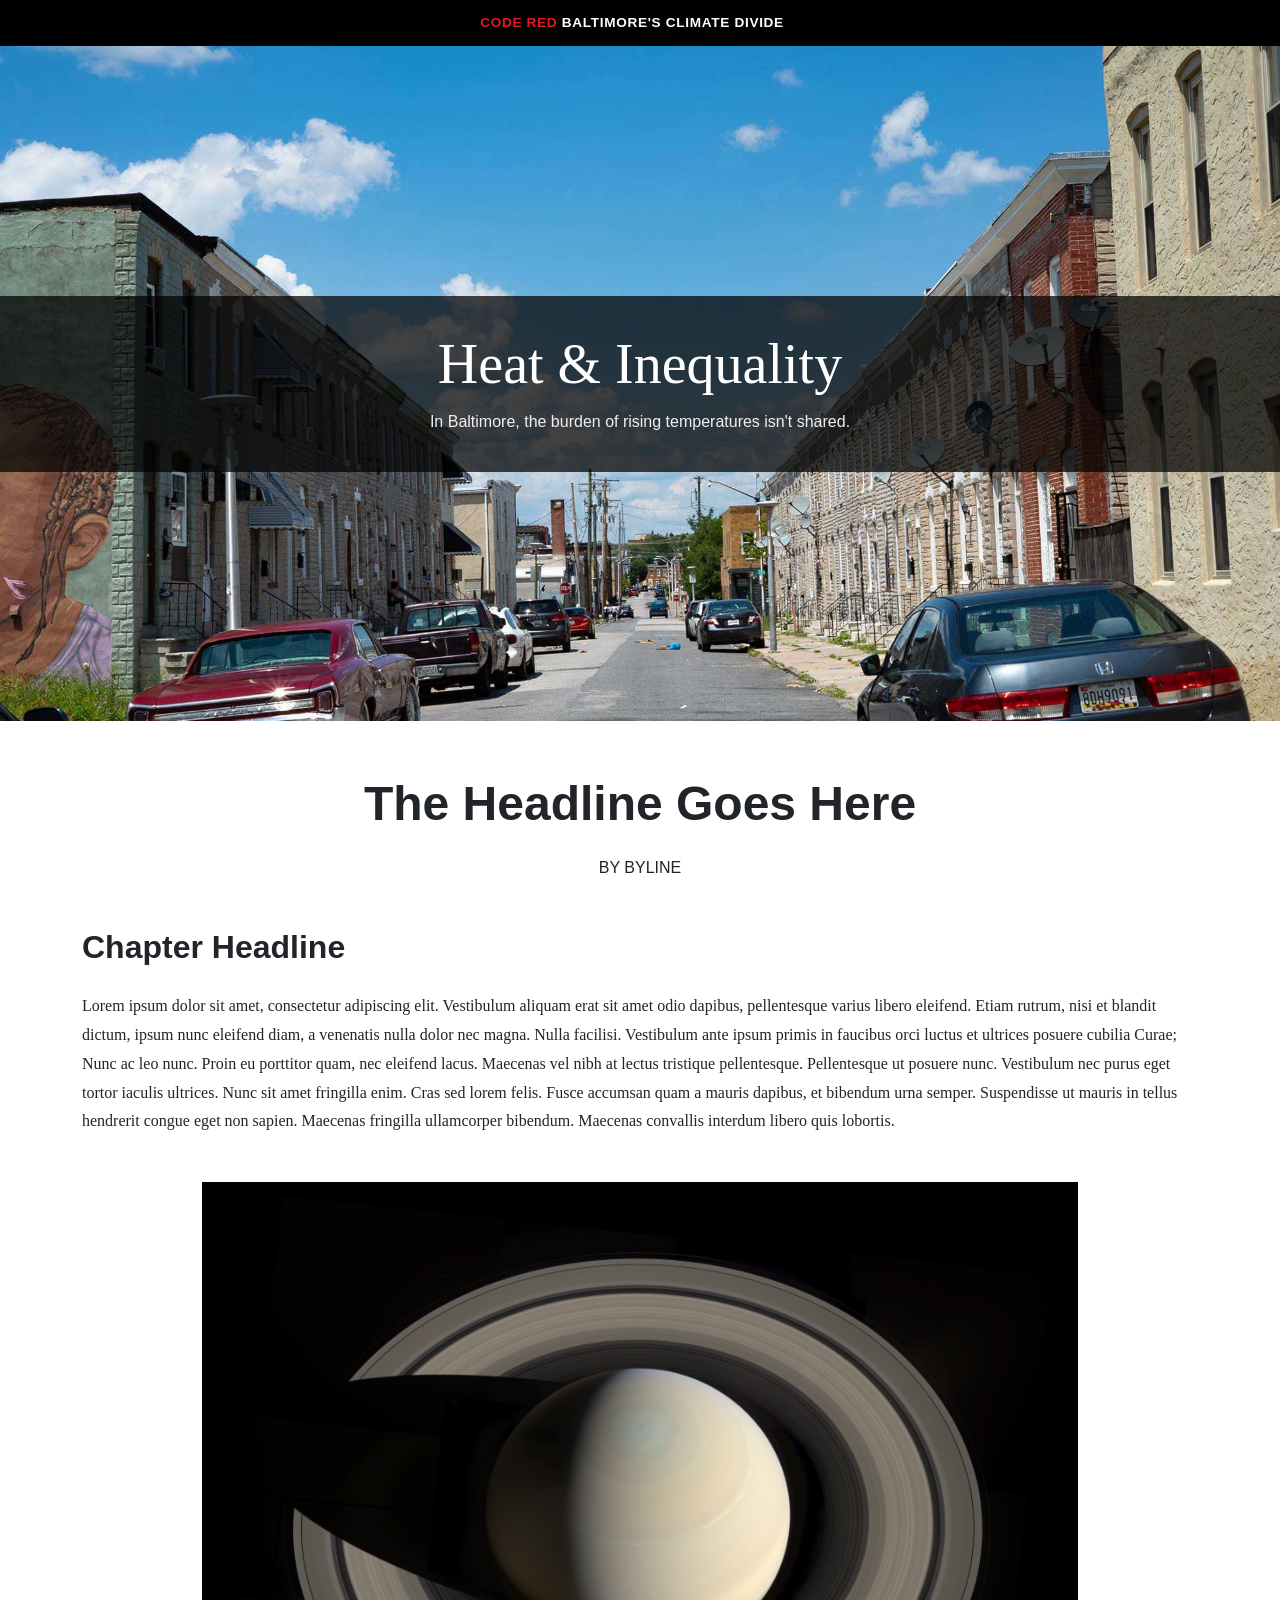
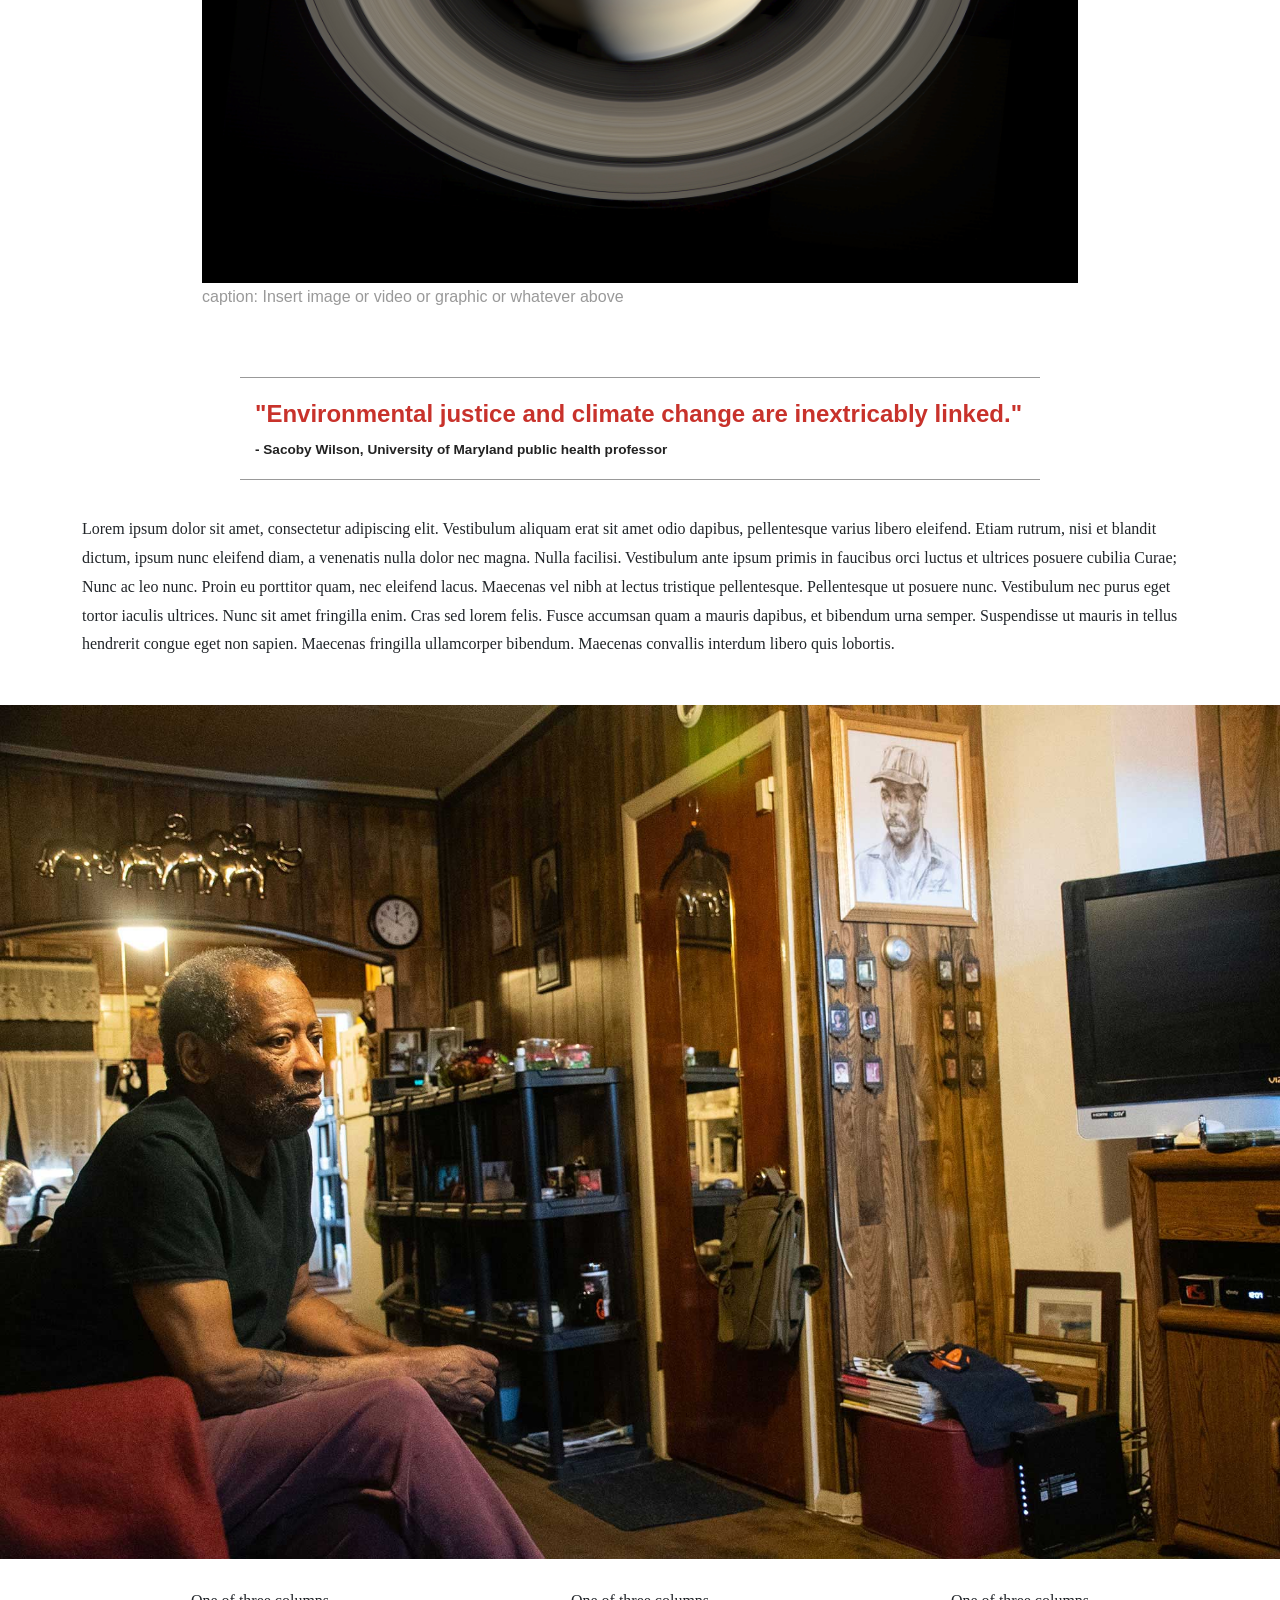
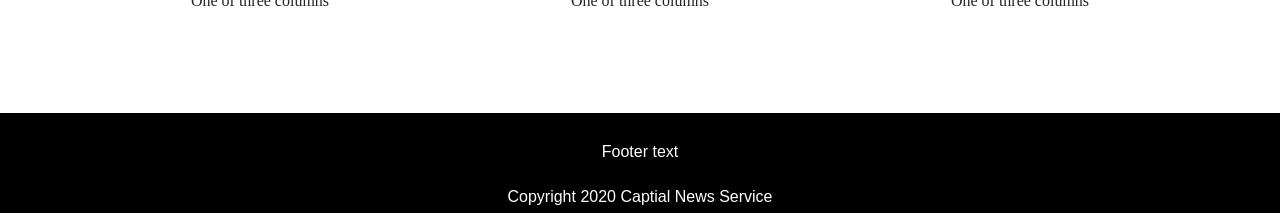
<file: extra-credit/index.html>
<!doctype html>

<html lang="en">
<head>
  <meta charset="utf-8">
  <meta name="viewport" content="width=device-width, initial-scale=1, shrink-to-fit=no">

  <title>Adam Marton</title>
  <meta name="description" content="Merrill College of Journalism, UMD">
  <meta name="author" content="Adam Marton">

  <link href="https://cdn.jsdelivr.net/npm/bootstrap@5.3.3/dist/css/bootstrap.min.css" rel="stylesheet" integrity="sha384-QWTKZyjpPEjISv5WaRU9OFeRpok6YctnYmDr5pNlyT2bRjXh0JMhjY6hW+ALEwIH" crossorigin="anonymous">

  <script src="https://cdn.jsdelivr.net/npm/bootstrap@5.3.3/dist/js/bootstrap.bundle.min.js" integrity="sha384-YvpcrYf0tY3lHB60NNkmXc5s9fDVZLESaAA55NDzOxhy9GkcIdslK1eN7N6jIeHz" crossorigin="anonymous"></script>

  <link rel="stylesheet" href="https://cdn.jsdelivr.net/npm/bootstrap-icons@1.11.1/font/bootstrap-icons.css">

  <!-- Load our CSS -->
  <link rel="stylesheet" href="style.css">

</head>
<body>

  <!-- 1. Modified Bootstrap Navbar -->
  <nav class="navbar navbar-dark bg-dark">
    <div class="container-fluid justify-content-center">
      <span class="navbar-brand mb-0">
        <span class="nav-red">CODE RED</span> BALTIMORE'S CLIMATE DIVIDE
      </span>
    </div>
  </nav>

  <!-- 2. Topper / Splash Area -->
  <header class="hero-topper">
    <div class="hero-overlay">
      <h1 class="hero-title">Heat & Inequality</h1>
      <p class="hero-subtitle">In Baltimore, the burden of rising temperatures isn't shared.</p>
    </div>
  </header>

  <!-- Start container -->
  <div class="container">

    <p class="text-center hed">The Headline Goes Here</p>
    <p class="text-center byline">By Byline</p>

    <!-- Start chapter -->
    <div class="row">
      <p class="chapter-head">Chapter Headline</p>

      <p>Lorem ipsum dolor sit amet, consectetur adipiscing elit. Vestibulum aliquam erat sit amet odio dapibus, pellentesque varius libero eleifend. Etiam rutrum, nisi et blandit dictum, ipsum nunc eleifend diam, a venenatis nulla dolor nec magna. Nulla facilisi. Vestibulum ante ipsum primis in faucibus orci luctus et ultrices posuere cubilia Curae; Nunc ac leo nunc. Proin eu porttitor quam, nec eleifend lacus. Maecenas vel nibh at lectus tristique pellentesque. Pellentesque ut posuere nunc. Vestibulum nec purus eget tortor iaculis ultrices. Nunc sit amet fringilla enim. Cras sed lorem felis. Fusce accumsan quam a mauris dapibus, et bibendum urna semper. Suspendisse ut mauris in tellus hendrerit congue eget non sapien. Maecenas fringilla ullamcorper bibendum. Maecenas convallis interdum libero quis lobortis.</p>

      <!-- Image video or graphic block with caption -->
      <img src="images/space2.jpg" class="stack-image" alt="Space">
      <p class="caption">caption: Insert image or video or graphic or whatever above</p>
      <!-- /End -->

      <!-- 4. Pull Quote -->
      <blockquote class="pull-quote">
        <p class="quote-text">"Environmental justice and climate change are inextricably linked."</p>
        <p class="quote-attribution">- Sacoby Wilson, University of Maryland public health professor</p>
      </blockquote>

      <p>Lorem ipsum dolor sit amet, consectetur adipiscing elit. Vestibulum aliquam erat sit amet odio dapibus, pellentesque varius libero eleifend. Etiam rutrum, nisi et blandit dictum, ipsum nunc eleifend diam, a venenatis nulla dolor nec magna. Nulla facilisi. Vestibulum ante ipsum primis in faucibus orci luctus et ultrices posuere cubilia Curae; Nunc ac leo nunc. Proin eu porttitor quam, nec eleifend lacus. Maecenas vel nibh at lectus tristique pellentesque. Pellentesque ut posuere nunc. Vestibulum nec purus eget tortor iaculis ultrices. Nunc sit amet fringilla enim. Cras sed lorem felis. Fusce accumsan quam a mauris dapibus, et bibendum urna semper. Suspendisse ut mauris in tellus hendrerit congue eget non sapien. Maecenas fringilla ullamcorper bibendum. Maecenas convallis interdum libero quis lobortis.</p>

    </div>
    <!-- End chapter -->

  </div>
  <!-- //End first container so the image can span full screen width -->

  <!-- 3. Full-width SolomonSimmons.jpg -->
  <div class="full-width-image">
    <img src="images/SolomonSimmons.jpg" alt="Solomon Simmons">
  </div>

  <!-- Resume container for remaining content -->
  <div class="container">

    <!-- This is a row split into three columns for use when needed -->
    <!-- Easily change columns using bootstrap grid system https://getbootstrap.com/docs/4.0/layout/grid/ -->
    <div class="row">
      <div class="col-sm">
        One of three columns
      </div>
      <div class="col-sm">
        One of three columns
      </div>
      <div class="col-sm">
        One of three columns
      </div>
    </div>

  </div>
  <!-- //End container -->


  <!-- Footer -->
  <div class="footer">
    <p class="text-center">Footer text</p>
    <p class="text-center">Copyright 2020 Captial News Service</p>
  </div>
  <!-- //End footer -->


  <!-- Optional JavaScript -->
  <!-- jQuery first, then Popper.js, then Bootstrap JS -->
  <script src="https://code.jquery.com/jquery-1.10.2.js"></script>
  <script src="https://cdnjs.cloudflare.com/ajax/libs/popper.js/1.14.0/umd/popper.min.js" integrity="sha384-cs/chFZiN24E4KMATLdqdvsezGxaGsi4hLGOzlXwp5UZB1LY//20VyM2taTB4QvJ" crossorigin="anonymous"></script>
  <script src="https://stackpath.bootstrapcdn.com/bootstrap/4.1.0/js/bootstrap.min.js" integrity="sha384-uefMccjFJAIv6A+rW+L4AHf99KvxDjWSu1z9VI8SKNVmz4sk7buKt/6v9KI65qnm" crossorigin="anonymous"></script>
</body>
</html>
</file>
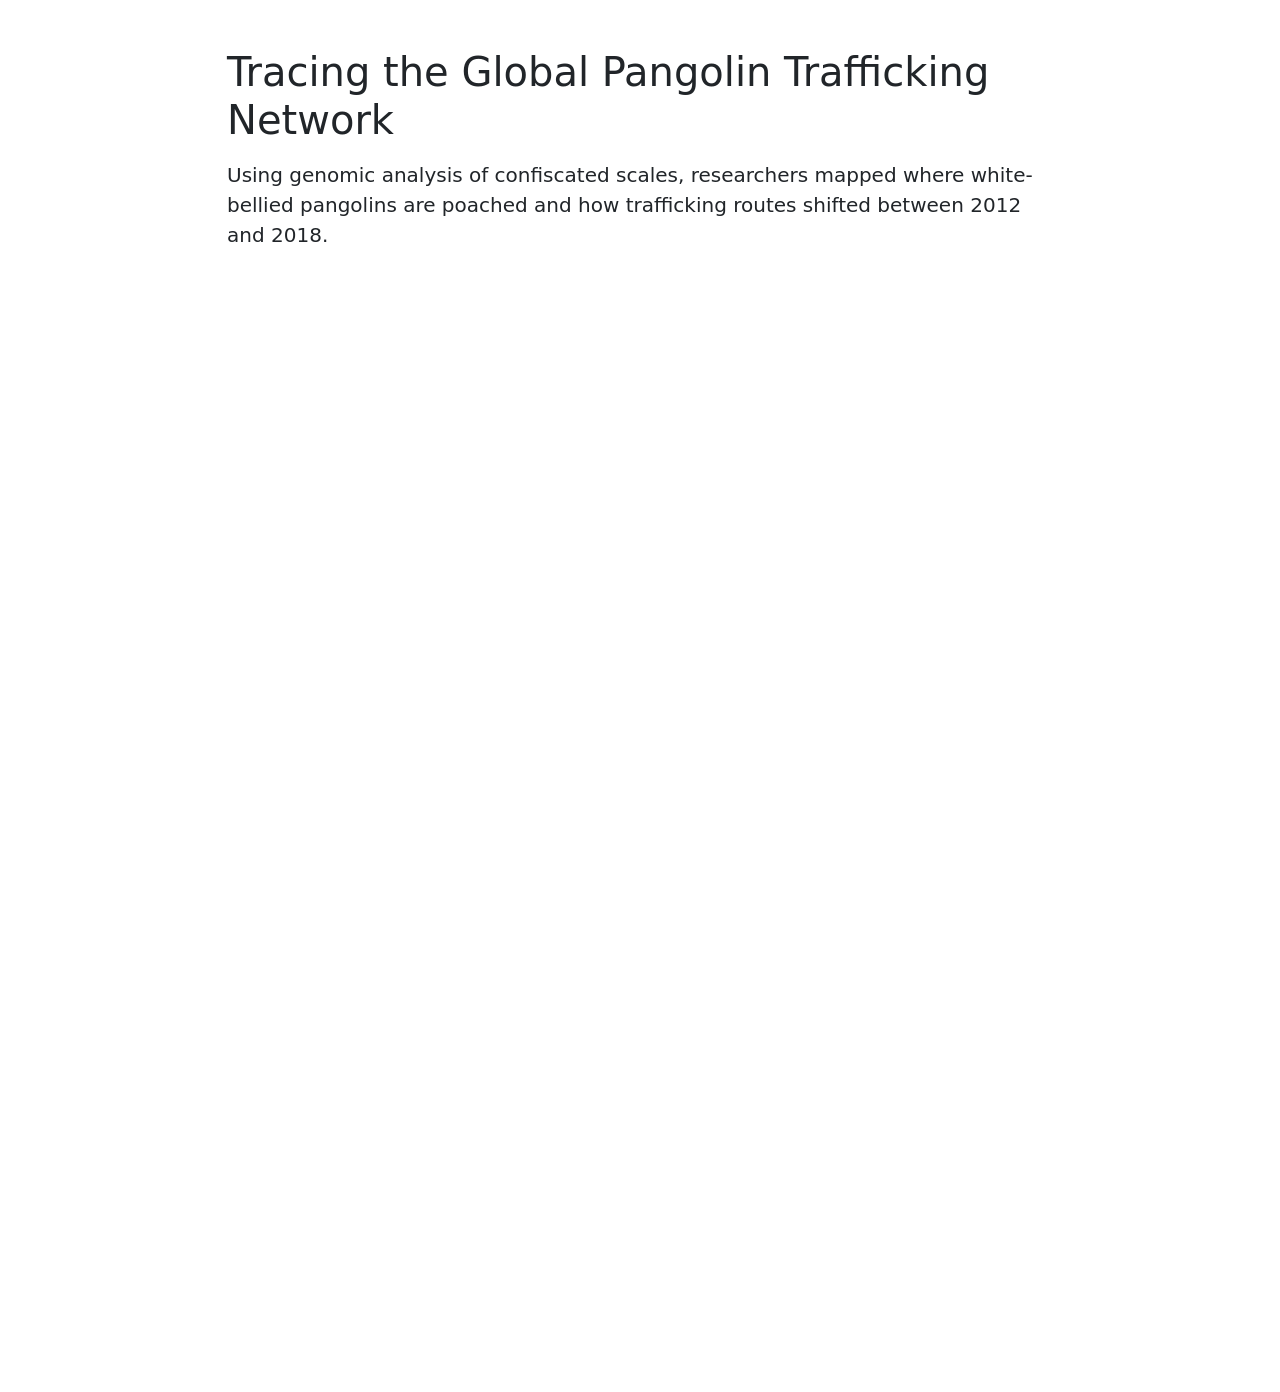
<file: pangolin-graphics/index.html>
<!DOCTYPE html>
<html lang="en">
<head>
  <meta charset="UTF-8">
  <meta name="viewport" content="width=device-width, initial-scale=1.0">
  <title>Pangolin Poaching & Trafficking Data Visualization</title>
  <link href="https://cdn.jsdelivr.net/npm/bootstrap@5.3.3/dist/css/bootstrap.min.css" rel="stylesheet">
</head>
<body>
  <div class="container my-5" style="max-width: 850px;">
    <h1 class="mb-3">Tracing the Global Pangolin Trafficking Network</h1>
    <p class="lead mb-5">Using genomic analysis of confiscated scales, researchers mapped where white-bellied pangolins are poached and how trafficking routes shifted between 2012 and 2018.</p>

    <!-- Graphic 1: Map -->
    <section class="mb-5">
      <iframe title="DNA Tracing Pinpoints Central Africa as the Epicenter of Pangolin Poaching" aria-label="Symbol map" id="datawrapper-chart-DuEUq" src="https://datawrapper.dwcdn.net/DuEUq/1/" scrolling="no" frameborder="0" style="width: 0; min-width: 100% !important; border: none;" height="486" data-external="1"></iframe><script type="text/javascript">(function(){function e(){window.addEventListener(`message`,function(e){if(e.data[`datawrapper-height`]!==void 0){var t=document.querySelectorAll(`iframe`);for(var n in e.data[`datawrapper-height`])for(var r=0,i;i=t[r];r++)if(i.contentWindow===e.source){var a=e.data[`datawrapper-height`][n]+`px`;i.style.height=a}}})}e()})();</script>
    </section>

    <!-- Graphic 2: Stacked Column Chart -->
    <section class="mb-5">
      <iframe title="Hong Kong Seizures of Trafficked Pangolin Scales Surged in 2017–2018" aria-label="Stacked column chart" id="datawrapper-chart-gnS6m" src="https://datawrapper.dwcdn.net/gnS6m/1/" scrolling="no" frameborder="0" style="width: 0; min-width: 100% !important; border: none;" height="498" data-external="1"></iframe><script type="text/javascript">(function(){function e(){window.addEventListener(`message`,function(e){if(e.data[`datawrapper-height`]!==void 0){var t=document.querySelectorAll(`iframe`);for(var n in e.data[`datawrapper-height`])for(var r=0,i;i=t[r];r++)if(i.contentWindow===e.source){var a=e.data[`datawrapper-height`][n]+`px`;i.style.height=a}}})}e()})();</script>
    </section>
  </div>
</body>
</html>
</file>
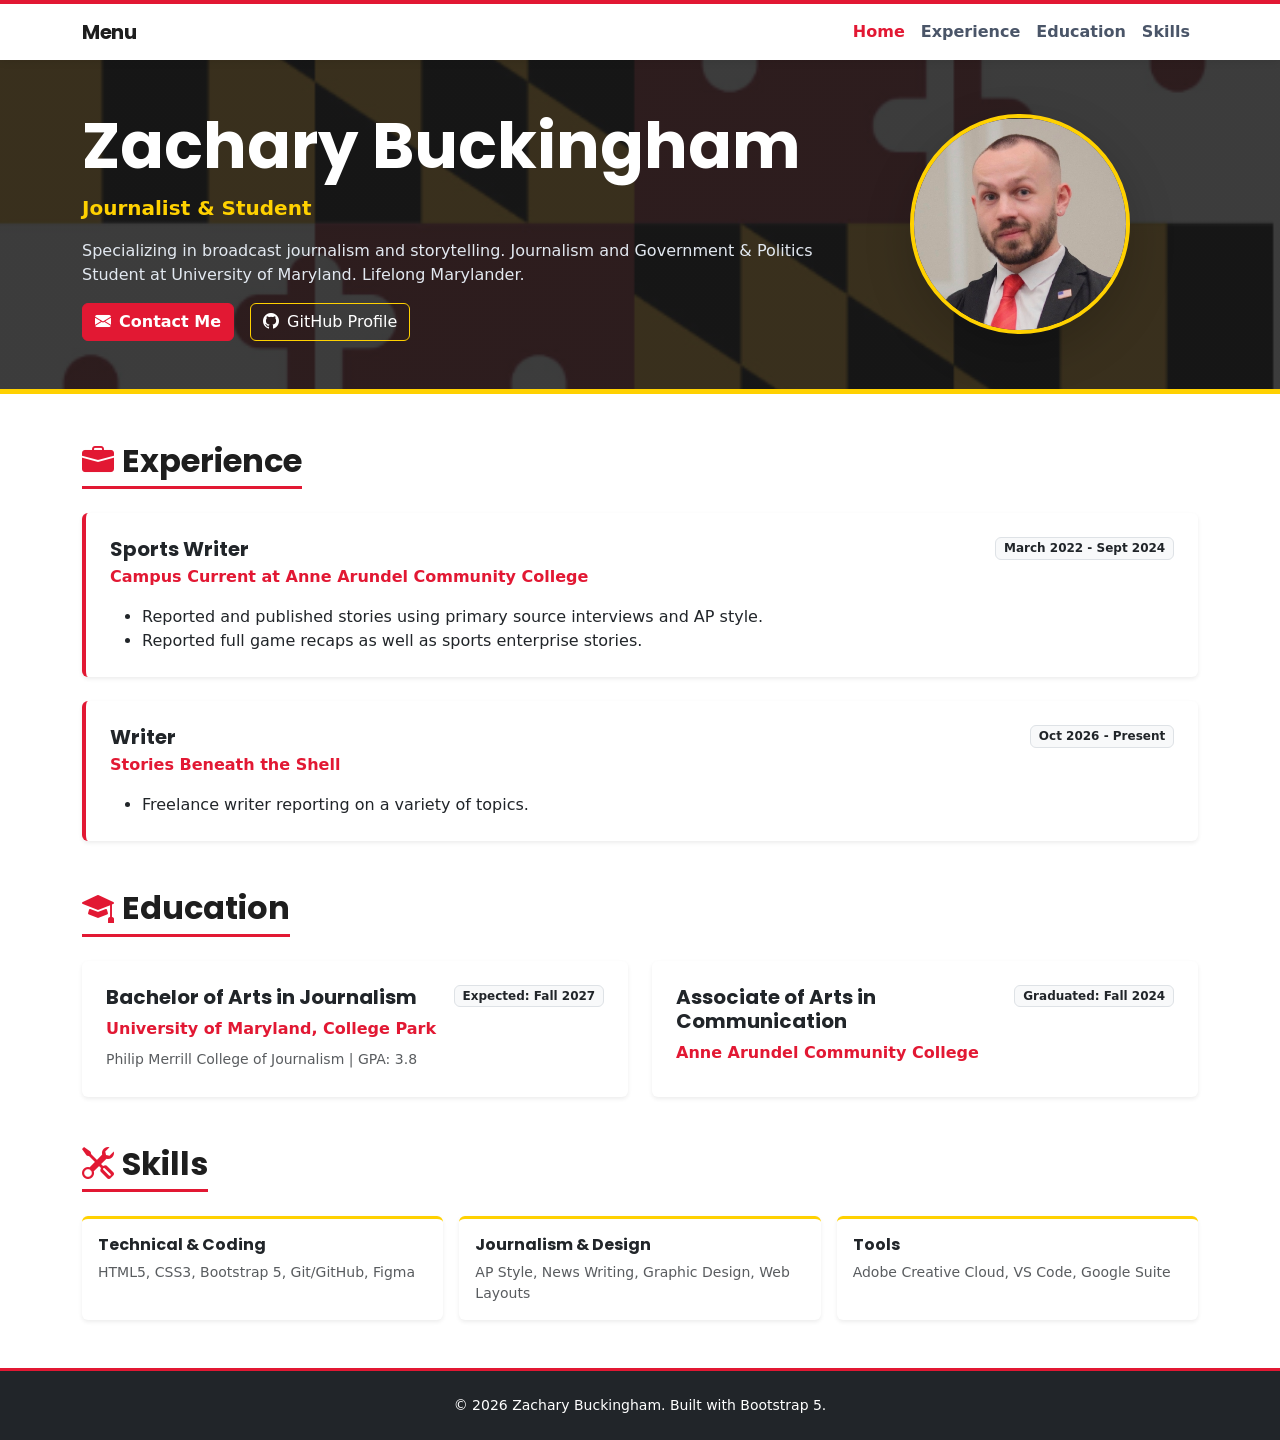
<file: Resume final project/index.html>
<!DOCTYPE html>
<html lang="en">
<head>
    <link rel="stylesheet" href="style.css">
    
  <meta charset="UTF-8">
  <meta name="viewport" content="width=device-width, initial-scale=1.0">
  <title>Zachary Buckingham</title>

  <!-- Google Fonts (Poppins & Inter) -->
  <link rel="preconnect" href="https://fonts.googleapis.com">
  <link rel="preconnect" href="https://fonts.gstatic.com" crossorigin>
  <link href="https://fonts.googleapis.com/css2?family=Inter:wght@300;400;600&family=Poppins:wght@600;700&display=swap" rel="stylesheet">

  <!-- Bootstrap 5 CSS -->
  <link href="https://cdn.jsdelivr.net/npm/bootstrap@5.3.2/dist/css/bootstrap.min.css" rel="stylesheet">

  <!-- Bootstrap Icons  -->
  <link rel="stylesheet" href="https://cdn.jsdelivr.net/npm/bootstrap-icons@1.11.1/font/bootstrap-icons.css">

  <!-- Custom Styles -->
  <link rel="stylesheet" href="style.css">
</head>

<body>

  <!-- Navigation Menu -->
  <nav class="navbar navbar-expand-lg sticky-top custom-navbar">
    <div class="container">
      <a class="navbar-brand fw-bold" href="#">Menu</a>
      <button class="navbar-toggler" type="button" data-bs-toggle="collapse" data-bs-target="#navbarNav" aria-controls="navbarNav" aria-expanded="false" aria-label="Toggle navigation">
        <span class="navbar-toggler-icon"></span>
      </button>
      <div class="collapse navbar-collapse justify-content-end" id="navbarNav">
        <ul class="navbar-nav">
          <li class="nav-item">
            <a class="nav-link active" href="#topper">Home</a>
          </li>
          <li class="nav-item">
            <a class="nav-link" href="#experience">Experience</a>
          </li>
          <li class="nav-item">
            <a class="nav-link" href="#education">Education</a>
          </li>
          <li class="nav-item">
            <a class="nav-link" href="#skills">Skills</a>
          </li>
        </ul>
      </div>
    </div>
  </nav>

  <!-- Page Topper Header -->
<header id="topper" class="hero-section py-5 text-center text-md-start">
  <div class="container">
    <div class="row align-items-center">
      
      <!-- Text Content (Left Side on Desktop) -->
      <div class="col-md-7 col-lg-8 mb-4 mb-md-0">
        <h1 class="display-3 fw-bold mb-2">Zachary Buckingham</h1>
        <p class="lead hero-title mb-3">Journalist &amp; Student</p>
        <p class="text-muted">Specializing in broadcast journalism and storytelling. Journalism and Government & Politics Student at University of Maryland. Lifelong Marylander. </p>
        <div class="d-flex gap-3 justify-content-center justify-content-md-start">
          <a href="mailto:contact.zbuckingham@gmail.com" class="btn btn-primary"><i class="bi bi-envelope-fill me-2"></i>Contact Me</a>
          <a href="https://github.com/zeb0719" target="_blank" class="btn btn-outline-dark"><i class="bi bi-github me-2"></i>GitHub Profile</a>
        </div>
      </div>

      <!-- Headshot Image (Right Side on Desktop) -->
      <div class="col-md-5 col-lg-4 text-center">
        <img src="headshot.jpg" alt="Headshot of Your Name" class="img-fluid rounded-circle profile-img shadow-lg">
      </div>

    </div>
  </div>
</header>

  <!-- Main Content Container -->
  <main class="container my-5">
    
    <!-- Experience Section -->
    <section id="experience" class="mb-5">
      <h2 class="section-title mb-4"><i class="bi bi-briefcase-fill me-2"></i>Experience</h2>
      <div class="row g-4">
        
        <!-- Job 1 -->
        <div class="col-12">
          <div class="card experience-card border-0 shadow-sm p-4">
            <div class="d-flex justify-content-between align-items-start flex-wrap">
              <div>
                <h3 class="h5 mb-1 fw-bold">Sports Writer</h3>
                <p class="text-primary mb-2">Campus Current at Anne Arundel Community College</p>
              </div>
              <span class="badge bg-light text-dark border">March 2022 - Sept 2024</span>
            </div>
            <ul class="mt-2 mb-0">
              <li>Reported and published stories using primary source interviews and AP style.</style></li>
              <li>Reported full game recaps as well as sports enterprise stories.</li>
            </ul>
          </div>
        </div>

        <!-- Job 2 -->
        <div class="col-12">
          <div class="card experience-card border-0 shadow-sm p-4">
            <div class="d-flex justify-content-between align-items-start flex-wrap">
              <div>
                <h3 class="h5 mb-1 fw-bold">Writer</h3>
                <p class="text-primary mb-2">Stories Beneath the Shell</p>
              </div>
              <span class="badge bg-light text-dark border">Oct 2026 - Present </span>
            </div>
            <ul class="mt-2 mb-0">
              <li>Freelance writer reporting on a variety of topics.</li>
              
            </ul>
          </div>
        </div>

      </div>
    </section>

    <!-- Education Section -->
    <!-- Education Section -->
<section id="education" class="mb-5">
  <h2 class="section-title mb-4"><i class="bi bi-mortarboard-fill me-2"></i>Education</h2>
  <div class="row g-4">
    
    <!-- Education Block 1 -->
    <div class="col-md-6">
      <div class="card education-card h-100 border-0 shadow-sm p-4">
        <div class="d-flex justify-content-between align-items-start mb-2">
          <h3 class="h5 mb-0 fw-bold">Bachelor of Arts in Journalism</h3>
          <span class="badge bg-light text-dark border ms-2">Expected: Fall 2027</span>
        </div>
        <p class="text-primary mb-2">University of Maryland, College Park</p>
        <p class="text-muted small mb-0">Philip Merrill College of Journalism | GPA: 3.8</p>
      </div>
    </div>

    <!-- Education Block 2 -->
    <div class="col-md-6">
      <div class="card education-card h-100 border-0 shadow-sm p-4">
        <div class="d-flex justify-content-between align-items-start mb-2">
          <h3 class="h5 mb-0 fw-bold">Associate of Arts in Communication</h3>
          <span class="badge bg-light text-dark border ms-2">Graduated: Fall 2024</span>
        </div>
        <p class="text-primary mb-2">Anne Arundel Community College</p>
        <p class="text-muted small mb-0"></p>
      </div>
    </div>

  </div>
</section>

    <!-- Skills Section -->
    <section id="skills" class="mb-5">
      <h2 class="section-title mb-4"><i class="bi bi-tools me-2"></i>Skills</h2>
      <div class="row g-3">
        <div class="col-md-4">
          <div class="p-3 bg-light rounded shadow-sm h-100">
            <h4 class="h6 fw-bold">Technical &amp; Coding</h4>
            <p class="mb-0 text-muted small">HTML5, CSS3, Bootstrap 5, Git/GitHub, Figma</p>
          </div>
        </div>
        <div class="col-md-4">
          <div class="p-3 bg-light rounded shadow-sm h-100">
            <h4 class="h6 fw-bold">Journalism &amp; Design</h4>
            <p class="mb-0 text-muted small">AP Style, News Writing, Graphic Design, Web Layouts</p>
          </div>
        </div>
        <div class="col-md-4">
          <div class="p-3 bg-light rounded shadow-sm h-100">
            <h4 class="h6 fw-bold">Tools</h4>
            <p class="mb-0 text-muted small">Adobe Creative Cloud, VS Code, Google Suite</p>
          </div>
        </div>
      </div>
    </section>

  </main>

  <!-- Footer -->
  <footer class="bg-dark text-white py-4 mt-auto">
    <div class="container text-center">
      <p class="mb-0 small">&copy; 2026 Zachary Buckingham. Built with Bootstrap 5.</p>
    </div>
  </footer>

  <!-- Bootstrap JS (Required for menu toggling on mobile) -->
  <script src="https://cdn.jsdelivr.net/npm/bootstrap@5.3.2/dist/js/bootstrap.bundle.min.js"></script>
</body>
</html>
</file>
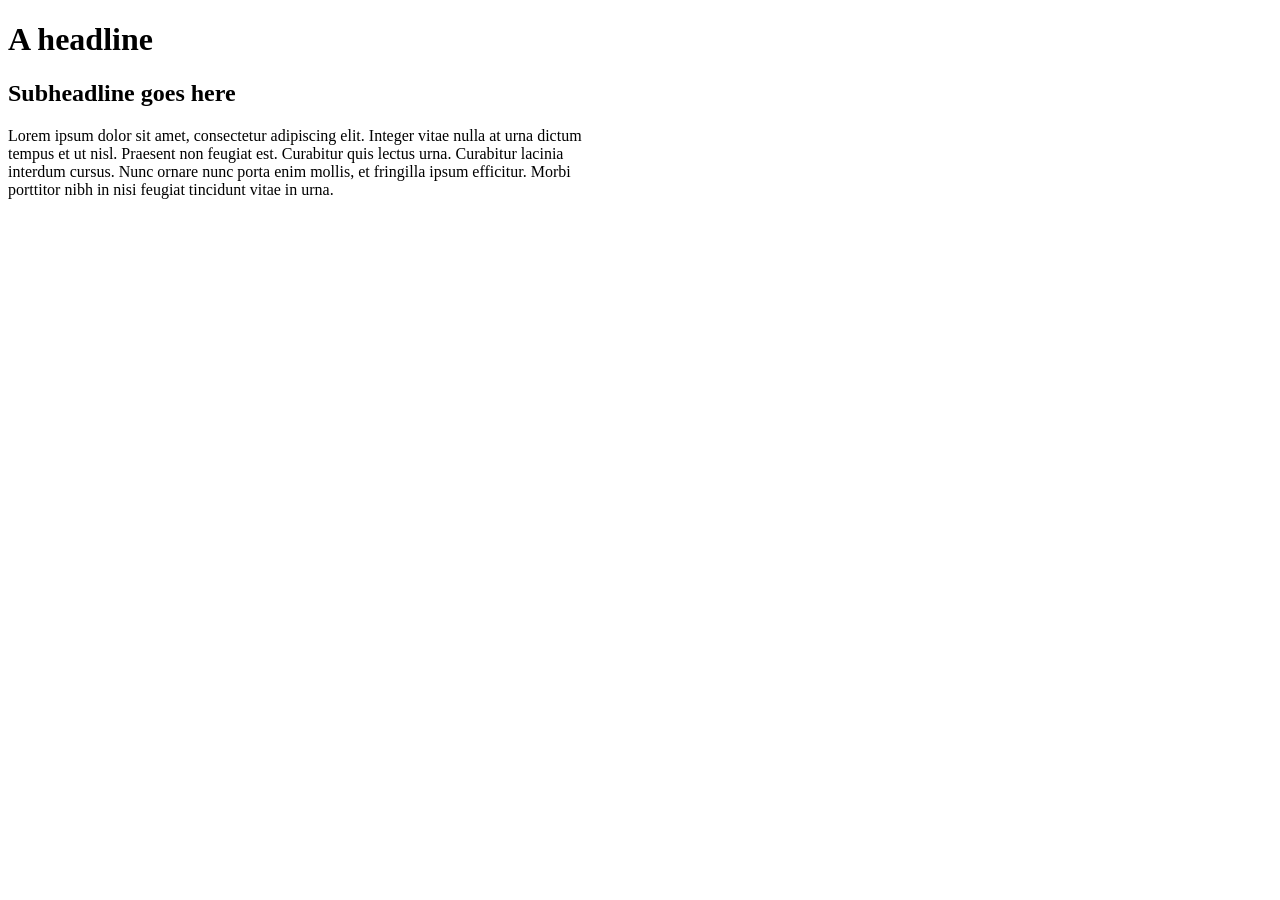
<file: media-query-exercise.html>
<!DOCTYPE html>
<html>
<head>

<style>

div {
  width:600px;
}

h1 {
  font-size:2em;
}

h2 {
  font-size:1.5em;
}


@media screen and (max-width: 500px) {
  /* Write your media query styles here */
  div {
    width: 100%;
    background-color: #cdcdcd;
  }

  h1 {
    font-size: 1.5em;
    font-family: sans-serif;
  }

  h2 {
    font-size: 1em;
    font-family: sans-serif;
  }

  p {
    font-family: sans-serif;
  }
}

</style>
</head>
<body>


<div>
  
  <h1>A headline</h1>

  <h2>Subheadline goes here</h2>

  <p>Lorem ipsum dolor sit amet, consectetur adipiscing elit. Integer vitae nulla at urna dictum tempus et ut nisl. Praesent non feugiat est. Curabitur quis lectus urna. Curabitur lacinia interdum cursus. Nunc ornare nunc porta enim mollis, et fringilla ipsum efficitur. Morbi porttitor nibh in nisi feugiat tincidunt vitae in urna.</p>
  
</div>


    
</body>
</html>
</file>
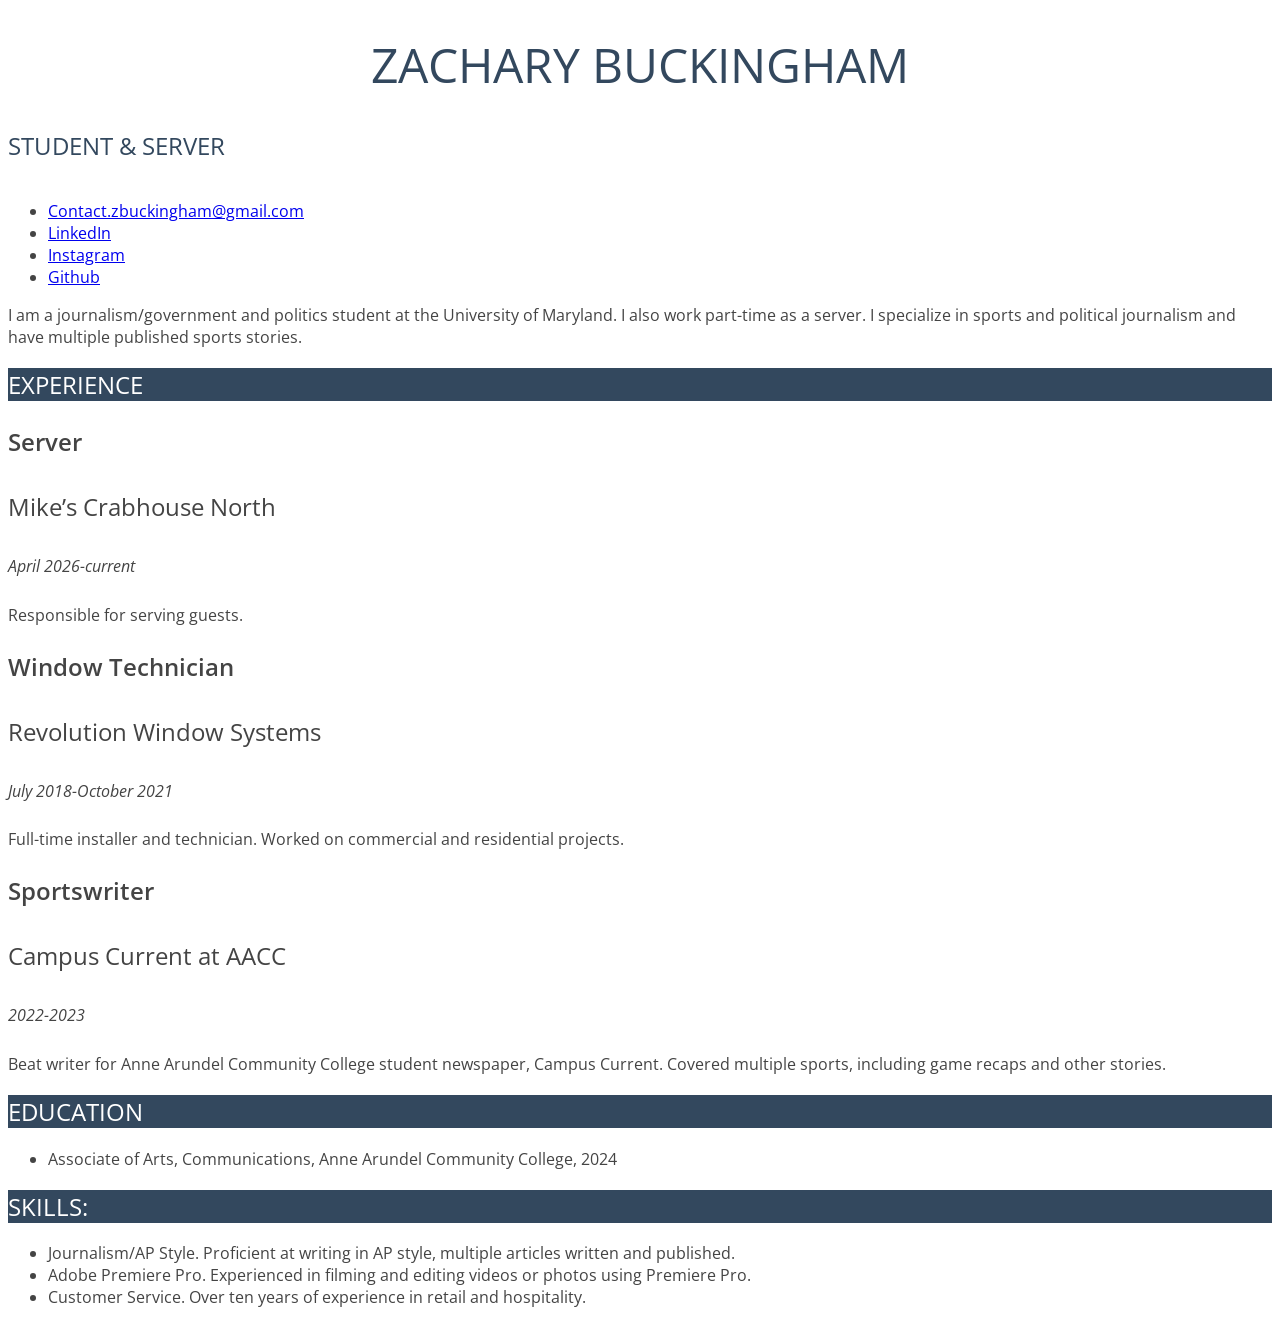
<file: resume/firstresumehw.html>
<!DOCTYPE html>
<html lang="en">

<head>
   <title>Zachary Buckingham's Resume</title>
   <link rel="stylesheet" href="resumestyle.css">
</head>

<body>
<!--I built this myself ---->

<h1>Zachary Buckingham</h1>
<strong>Student & Server</strong><br>

<!--<img src="suit photo.jpg" width="300px" -->

<ul>
	<li><a href="mailto:Contact.zbuckingham@gmail.com">Contact.zbuckingham@gmail.com</a></li>
	<li><a href="https://www.linkedin.com/in/zebumd/">LinkedIn</a></li>
	<li><a href="https://www.instagram.com/real.zeb/?hl=en">Instagram</a></li>
	<li><a href="https://github.com/zeb0719">Github</a></li>
</ul>
<p>I am a journalism/government and politics student at the University of Maryland. I also work part-time as a server. I specialize in sports and political journalism and have multiple published sports stories.</p>

<h2>Experience</h2>

<h3>Server</h3>
<h4>Mike’s Crabhouse North</h4>
<h5>April 2026-current</h5>
<p>Responsible for serving guests.</p>

<h3>Window Technician</h3>
<h4>Revolution Window Systems</h4>
<h5>July 2018-October 2021</h5>
<p>Full-time installer and technician. Worked on commercial and residential projects.</p>

<h3>Sportswriter</h3>
<h4>Campus Current at AACC</h4>
<h5>2022-2023</h5>
<p>Beat writer for Anne Arundel Community College student newspaper, Campus Current. Covered multiple sports, including game recaps and other stories.</p>

<h2>Education</h2>
<ul>
	<li>Associate of Arts, Communications, Anne Arundel Community College, 2024</li>
</ul>

<h2>Skills:</h2>
<ul>
    <li>Journalism/AP Style. Proficient at writing in AP style, multiple articles written and published. </li>
    <li>Adobe Premiere Pro. Experienced in filming and editing videos or photos using Premiere Pro. </li>
    <li>Customer Service. Over ten years of experience in retail and hospitality.</li>
</ul>
    </body>
    

</html>
</file>
<file: extra-credit/style.css>
BODY {
  font-family: 'PT Serif', serif;
}

.container {
  text-align: center;
}

p {
  text-align: left;
  line-height: 180%;
}

/* 1. Modified Navbar */
.navbar {
  font-family: 'Montserrat', sans-serif;
  background-color: #000 !important;
  padding: 8px 0;
}

.navbar-brand {
  font-size: 0.85rem;
  font-weight: 700;
  letter-spacing: 0.05em;
  color: #fff !important;
}

.nav-red {
  color: #e01a22;
}

/* 2. Topper / Splash Area */
.hero-topper {
  background-image: url('images/SoniaHug_StreetView.jpg');
  background-size: cover;
  background-position: center;
  height: 75vh;
  min-height: 450px;
  display: flex;
  align-items: center;
  justify-content: center;
  margin-bottom: 40px;
}

.hero-overlay {
  background-color: rgba(0, 0, 0, 0.72);
  width: 100%;
  padding: 35px 20px;
  text-align: center;
  color: #ffffff;
}

.hero-title {
  font-family: 'PT Serif', Georgia, serif;
  font-size: 3.5rem;
  font-weight: 400;
  margin-bottom: 10px;
}

.hero-subtitle {
  font-family: 'Montserrat', sans-serif;
  font-size: 1rem;
  text-align: center;
  margin-bottom: 0;
  color: #f0f0f0;
}

/* 3. Full-width Image */
.full-width-image {
  width: 100%;
  margin: 30px 0;
}

.full-width-image img {
  width: 100%;
  height: auto;
  display: block;
}

/* 4. Pull Quote */
.pull-quote {
  border-top: 1px solid #999;
  border-bottom: 1px solid #999;
  padding: 20px 15px;
  margin: 35px auto;
  max-width: 800px;
  text-align: left;
}

.quote-text {
  font-family: 'Montserrat', sans-serif;
  font-size: 1.5rem;
  font-weight: 700;
  color: #c8322b;
  line-height: 1.35;
  margin-bottom: 10px;
}

.quote-attribution {
  font-family: 'Montserrat', sans-serif;
  font-size: 0.85rem;
  font-weight: 600;
  color: #222;
  line-height: 1.4;
  margin-bottom: 0;
}

/* Existing Article & Layout Styles */
.hed {
  font-size: 3em;
  font-family: 'Montserrat', sans-serif;
  font-weight: 700;
}

.byline {
  font-size: 1em;
  text-transform: uppercase;
  margin-top: -10px;
  font-family: 'Montserrat', sans-serif;
}

.chapter-head {
  font-size: 2em;
  font-family: 'Montserrat', sans-serif;
  padding-top: 20px;
  font-weight: 700;
}

.stack-image {
  width: 100%;
  max-width: 900px;
  margin: 0 auto;
  padding-top: 30px;
  height: 100%;
}

.caption {
  width: 100%;
  max-width: 900px;
  margin: 0 auto;
  padding-bottom: 30px;
  font-family: 'Montserrat', sans-serif;
  color: #999;
}

.footer {
  background: #000;
  height: 100px;
  min-height: 100px;
  padding-top: 25px;
  margin-top: 100px;
}

.footer p {
  font-family: 'Montserrat', sans-serif;
  color: #fff;
}

@media(max-width:550px) {
  p {
    padding-left: 20px;
    padding-right: 10px;
  }

  .chapter-head {
    font-size: 1.25em;
  }

  .hed {
    font-size: 2em;
  }

  .hero-title {
    font-size: 2.25rem;
  }

  .quote-text {
    font-size: 1.2rem;
  }
}
</file>
<file: Resume final project/style.css>
style.css

body {
  font-family: 'Inter', sans-serif;
  color: #1e1e1e;
  background-color: #f9f9fb;
}

h1, h2, h3, h4, h5, h6, .navbar-brand {
  font-family: 'Poppins', sans-serif;
}

/* Navbar Customization */
.custom-navbar {
  background-color: #ffffff;
  border-top: 4px solid #e21833; /* Maryland Red Accent Bar */
  box-shadow: 0 2px 8px rgba(0, 0, 0, 0.08);
}

.custom-navbar .navbar-brand {
  color: #1e1e1e;
  letter-spacing: -0.5px;
}

.custom-navbar .nav-link {
  color: #4a5568;
  font-weight: 600;
  transition: color 0.2s ease;
}

.custom-navbar .nav-link:hover,
.custom-navbar .nav-link.active {
  color: #e21833;
}

/* Page Topper / Hero Header */

.hero-section {
  /* Semi-transparent dark overlay + flag background image */
  background: 
    linear-gradient(rgba(26, 26, 26, 0.85), rgba(26, 26, 26, 0.85)),
    url('marylandflag.png') center/cover no-repeat;
  color: #ffffff;
  position: relative;
  border-bottom: 5px solid #ffd100; /* Terp Gold Accent Line */
}

.hero-section .text-muted {
  color: #e2e8f0 !important; /* Slightly lighter gray for high contrast */
}

.hero-title {
  color: #ffd100; /* Terp Gold Subtitle */
  font-weight: 600;
}

/* Custom Primary Button (Maryland Red) */
.btn-primary {
  background-color: #e21833;
  border-color: #e21833;
  font-weight: 600;
}

.btn-primary:hover, 
.btn-primary:focus {
  background-color: #b81228;
  border-color: #b81228;
}

/* Custom Outline Button (Gold Accent on Dark Header) */
.btn-outline-dark {
  color: #ffffff;
  border-color: #ffd100;
}

.btn-outline-dark:hover {
  background-color: #ffd100;
  color: #1e1e1e;
  border-color: #ffd100;
}

/* Section Titles with Maryland Accent Underline */
.section-title {
  color: #1e1e1e;
  font-weight: 700;
  border-bottom: 3px solid #e21833;
  padding-bottom: 6px;
  display: inline-block;
}

.section-title i {
  color: #e21833;
}

/* Experience Cards */
.experience-card {
  border-left: 4px solid #e21833 !important;
  background-color: #ffffff;
  transition: transform 0.2s ease, box-shadow 0.2s ease;
}

.experience-card:hover {
  transform: translateY(-3px);
  box-shadow: 0 8px 16px rgba(0, 0, 0, 0.1) !important;
}

.text-primary {
  color: #e21833 !important;
  font-weight: 600;
}

/* Skills Boxes */
#skills .bg-light {
  background-color: #ffffff !important;
  border-top: 3px solid #ffd100;
  border-radius: 6px;
}

/* Footer */
footer {
  background-color: #1e1e1e !important;
  border-top: 3px solid #e21833;
}
/* Profile Image Styling */
.profile-img {
  width: 220px;
  height: 220px;
  object-fit: cover; /* Prevents image distortion */
  border: 4px solid #ffd100; /* Terp Gold Accent Ring */
  transition: transform 0.3s ease;
}

.profile-img:hover {
  transform: scale(1.03); /* Subtle hover effect */
}
</file>
<file: resume/resumestyle.css>
/* styles for my resume */

@import url('https://fonts.googleapis.com/css2?family=Open+Sans:wght@400;600&display=swap');

@font-face {
  font-family: 'Open Sans';
  font-display: swap;
}

/* general body and element defaults */
body, h1, h2, h3, h4, h5, h6, p, ul, ol, li, strong {
  font-family: 'Open Sans', Arial, sans-serif;
  font-size: 1em;
  color: #444;
  font-weight: 400;
}

/* banner name at top */
h1 {
  font-size: 3em;
  color: #33485e;
  text-transform: uppercase;
  text-align: center;
}

/* title under name */
strong {
  display: block;
  text-transform: uppercase;
  font-size: 1.5em;
  color: #33485e;
  font-weight: 400;
}

/* section headers (Experience, Education, Skills) */
h2 {
  font-size: 1.5em;
  text-transform: uppercase;
  background-color: #33485e;
  color: #ffffff;
  font-weight: 400;
}

/* job titles */
h3 {
  font-weight: 600;
  font-size: 1.5em;
}

/* job organizations */
h4 {
  font-weight: 400;
  font-size: 1.5em;
}

/* job dates */
h5 {
  font-weight: 400;
  font-style: italic;
  font-size: 1em;
}

/* contact info, skills, and education list items */
ul li {
  font-size: 1em;
}
</file>
